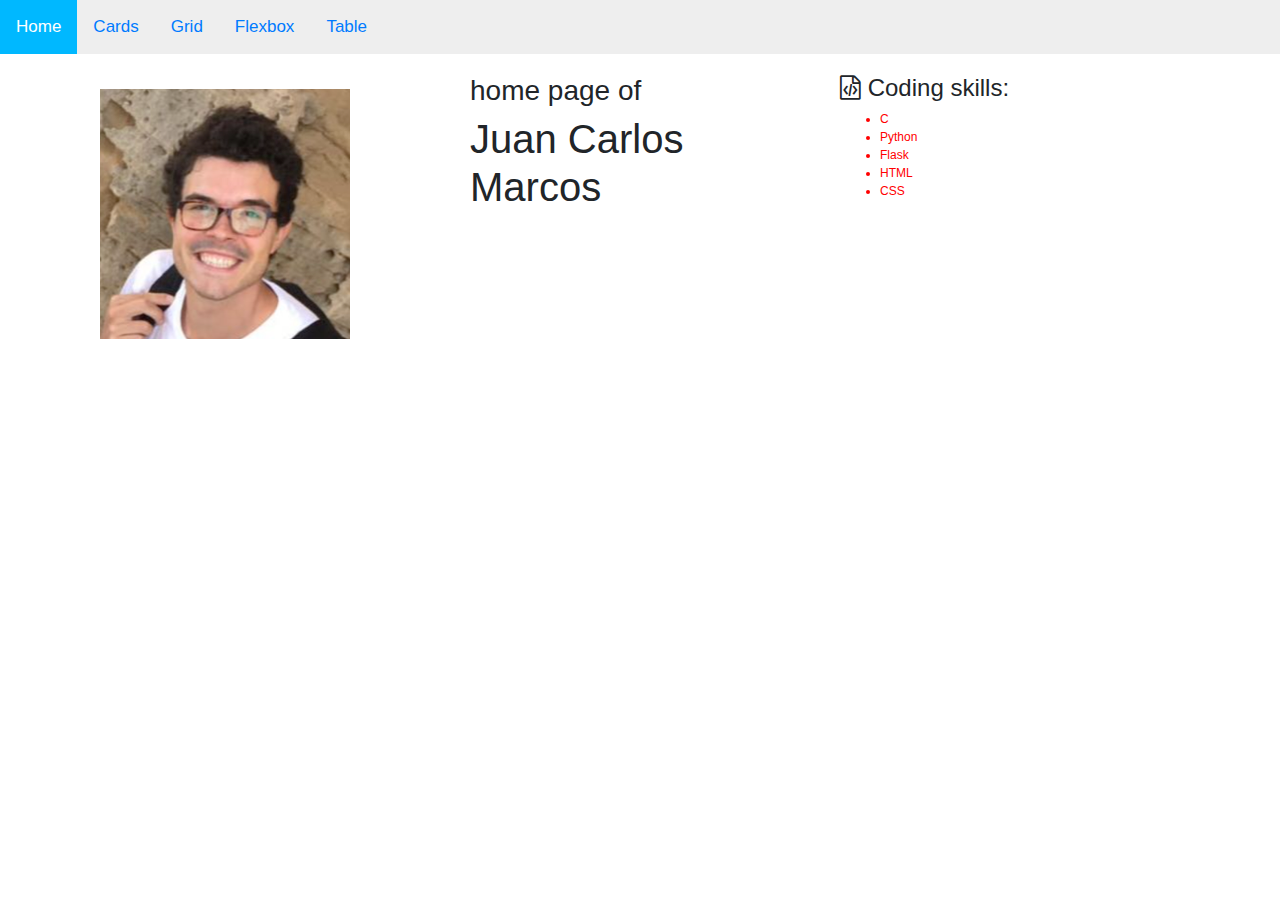
<file: index.html>
<!DOCTYPE html>
<html>
    <head>
        <meta name="viewport" content="width=device-width, initial-scale=1">
        <link href="styles.css" rel="stylesheet">
        <link href="variables.css" rel="stylesheet">
        <link rel="stylesheet" href="https://stackpath.bootstrapcdn.com/bootstrap/4.3.1/css/bootstrap.min.css" integrity="sha384-ggOyR0iXCbMQv3Xipma34MD+dH/1fQ784/j6cY/iJTQUOhcWr7x9JvoRxT2MZw1T" crossorigin="anonymous">
        <link rel="stylesheet" href="https://cdnjs.cloudflare.com/ajax/libs/font-awesome/4.7.0/css/font-awesome.min.css">
        <title>Home</title>
        <script>
          function myFunction() {
            var x = document.getElementById("myTopnav");
            if (x.className === "topnav") {
                x.className += " responsive";
            } else {
                x.className = "topnav";
            }
          }
        </script>

    </head>
    <body>
      <!-- NAV MENU -->
        <div class="topnav" id="myTopnav">
          <a href="index.html" class="active">Home</a>
          <a href="cards.html">Cards</a>
          <a href="grid.html">Grid</a>
          <a href="flexbox.html">Flexbox</a>
          <a href="table.html">Table</a>
          <a href="javascript:void(0);" class="icon" onclick="myFunction()">
            <i class="fa fa-bars"></i>
          </a>
        </div>
      <!-- END OF NAV MENU -->
      <div class="container">
        <div id="homepage">
          <div id="pic" class="col-lg-4 col-sm-12">
            <img src="static/img/foto perfil.png">
          </div>
          <div id="title" class="col-lg-4 col-sm-12">
            <h3>home page of</h3>
            <h1>Juan Carlos Marcos</h1>
          </div>
          <div id="list" class="col-lg-4 col-sm-12">
            <h4>
              <i class="fa fa-file-code-o" aria-hidden="true"></i>
              Coding skills:
            </h4>
            <ul>
              <li>C</li>
              <li>Python</li>
              <li>Flask</li>
              <li>HTML</li>
              <li>CSS</li>
            </ul>
          </div>
        </div>

      </div>
    </body>
</html>
</file>
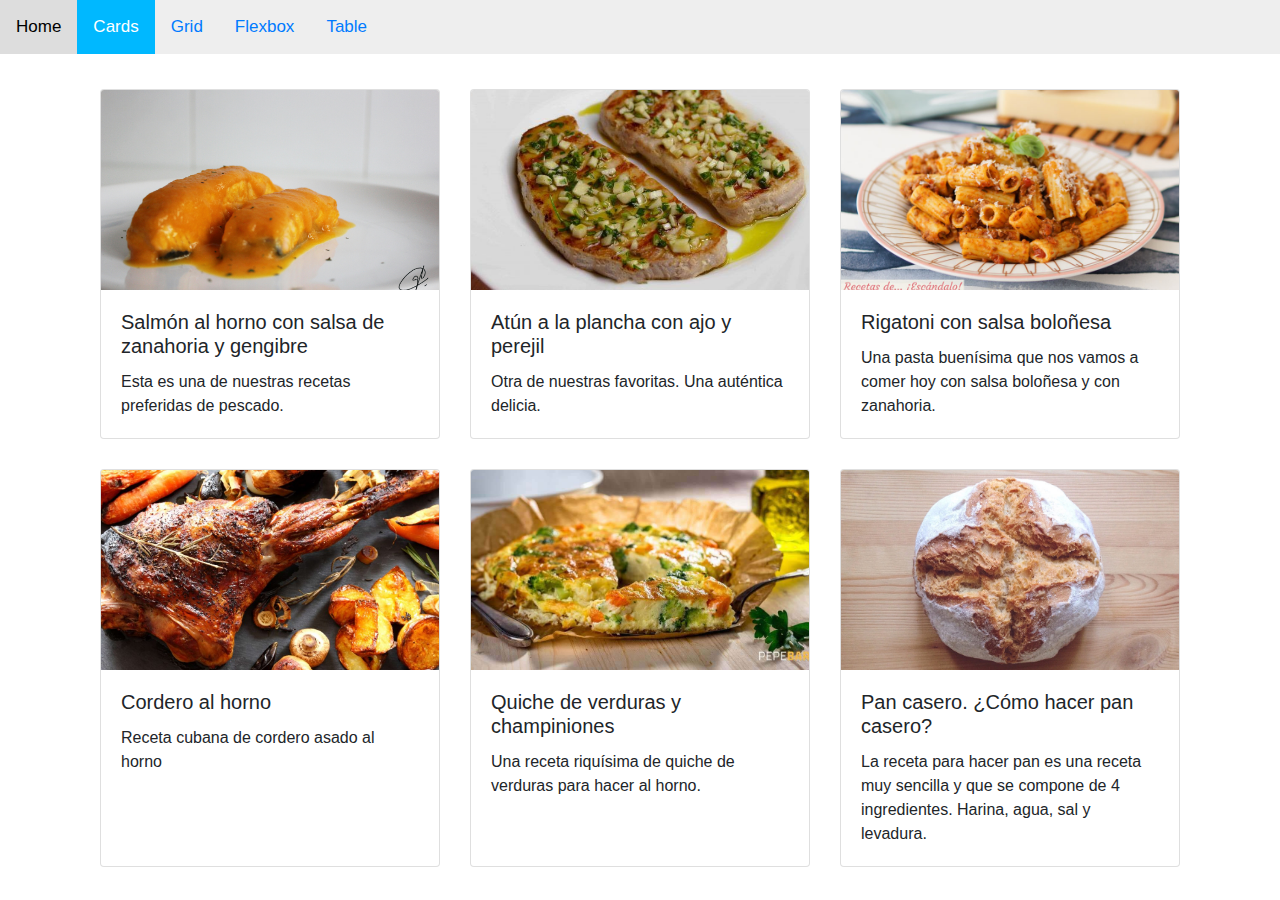
<file: cards.html>
<!DOCTYPE html>
<html>
    <head>
        <meta name="viewport" content="width=device-width, initial-scale=1">
        <link href="styles.css" rel="stylesheet">
        <link rel="stylesheet" href="https://stackpath.bootstrapcdn.com/bootstrap/4.3.1/css/bootstrap.min.css" integrity="sha384-ggOyR0iXCbMQv3Xipma34MD+dH/1fQ784/j6cY/iJTQUOhcWr7x9JvoRxT2MZw1T" crossorigin="anonymous">
        <link rel="stylesheet" href="https://cdnjs.cloudflare.com/ajax/libs/font-awesome/4.7.0/css/font-awesome.min.css">
        <title>Cards</title>
        <script>
          function myFunction() {
            var x = document.getElementById("myTopnav");
            if (x.className === "topnav") {
                x.className += " responsive";
            } else {
                x.className = "topnav";
            }
          }
        </script>

    </head>
    <body>
      <!-- NAV MENU -->
        <div class="topnav" id="myTopnav">
          <a href="index.html">Home</a>
          <a href="cards.html" class="active">Cards</a>
          <a href="grid.html">Grid</a>
          <a href="flexbox.html">Flexbox</a>
          <a href="table.html">Table</a>
          <a href="javascript:void(0);" class="icon" onclick="myFunction()">
            <i class="fa fa-bars"></i>
          </a>
        </div>
      <!-- END OF NAV MENU -->
      <div class="container">
        <div class="card-deck">
          <div class="card">
            <img src="static/img/salmon-zanahoria1.jpg" class="card-img-top" alt="...">
            <div class="card-body">
              <h5 class="card-title">Salmón al horno con salsa de zanahoria y gengibre</h5>
              <p class="card-text">Esta es una de nuestras recetas preferidas de pescado.</p>
            </div>
          </div>
          <div class="card">
            <img src="static/img/atun.jpg" class="card-img-top" alt="...">
            <div class="card-body">
              <h5 class="card-title">Atún a la plancha con ajo y perejil</h5>
              <p class="card-text">Otra de nuestras favoritas. Una auténtica delicia.</p>
            </div>
          </div>
          <div class="card">
            <img src="static/img/Rigatoni-con-salsa-bolonesa.jpg" class="card-img-top" alt="...">
            <div class="card-body">
              <h5 class="card-title">Rigatoni con salsa boloñesa</h5>
              <p class="card-text">Una pasta buenísima que nos vamos a comer hoy con salsa boloñesa y con zanahoria.</p>
            </div>
          </div>
        </div>
        <div class="card-deck">
          <div class="card">
            <img src="static/img/cordero-asado.jpg" class="card-img-top" alt="...">
            <div class="card-body">
              <h5 class="card-title">Cordero al horno</h5>
              <p class="card-text">Receta cubana de cordero asado al horno</p>
            </div>
          </div>
          <div class="card">
            <img src="static/img/quiche-verduras-champinones-2.jpg" class="card-img-top" alt="...">
            <div class="card-body">
              <h5 class="card-title">Quiche de verduras y champiniones</h5>
              <p class="card-text">Una receta riquísima de quiche de verduras para hacer al horno.</p>
            </div>
          </div>
          <div class="card">
            <img src="static/img/pan-casero.jpg" class="card-img-top" alt="...">
            <div class="card-body">
              <h5 class="card-title">Pan casero. ¿Cómo hacer pan casero?</h5>
              <p class="card-text">La receta para hacer pan es una receta muy sencilla y que se compone de 4 ingredientes. Harina, agua, sal y levadura.</p>
            </div>
          </div>
        </div>
      </div>
    </body>
</html>
</file>
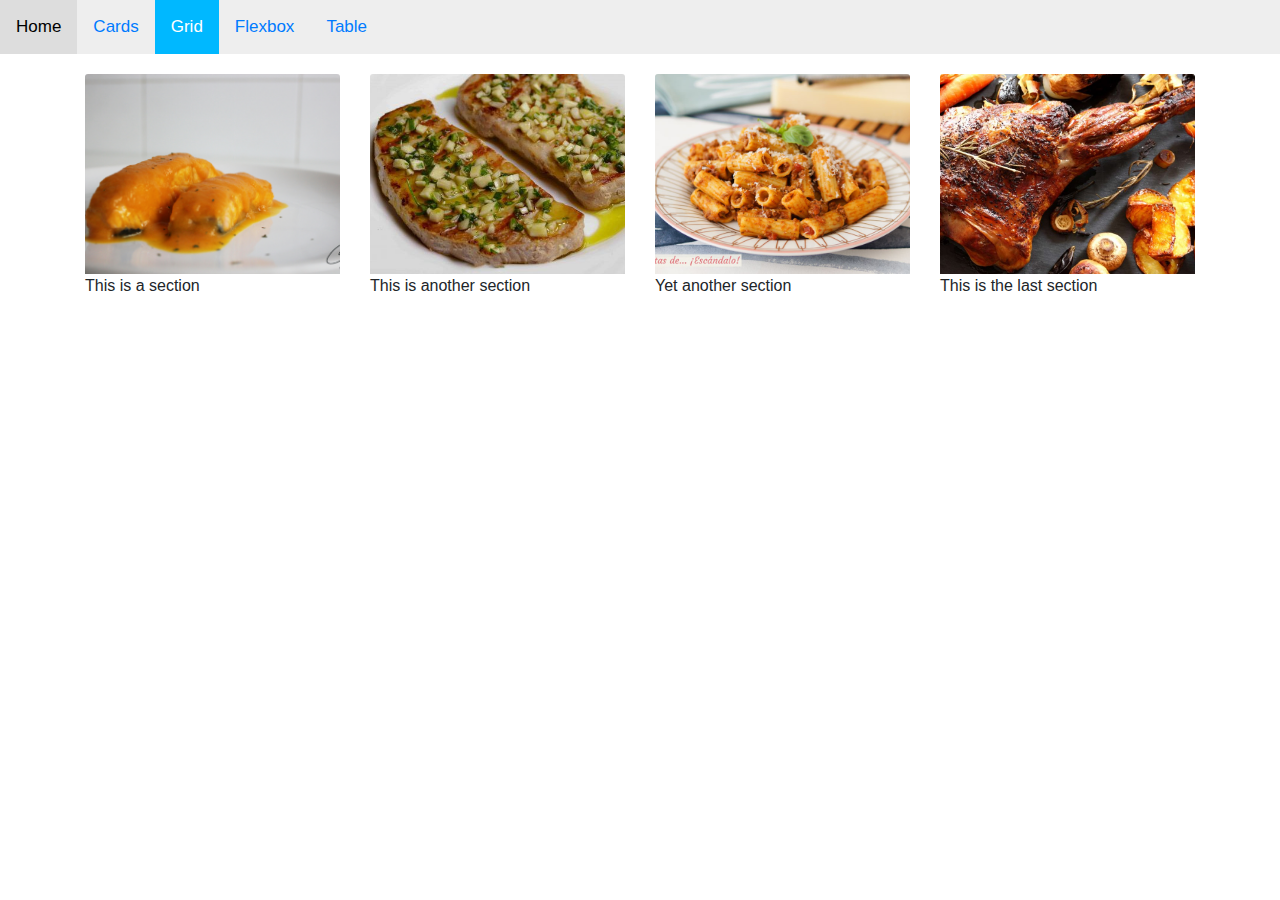
<file: grid.html>
<!DOCTYPE html>
<html>
    <head>
        <meta name="viewport" content="width=device-width, initial-scale=1">
        <link href="styles.css" rel="stylesheet">
        <link rel="stylesheet" href="https://stackpath.bootstrapcdn.com/bootstrap/4.3.1/css/bootstrap.min.css" integrity="sha384-ggOyR0iXCbMQv3Xipma34MD+dH/1fQ784/j6cY/iJTQUOhcWr7x9JvoRxT2MZw1T" crossorigin="anonymous">
        <link rel="stylesheet" href="https://cdnjs.cloudflare.com/ajax/libs/font-awesome/4.7.0/css/font-awesome.min.css">
        <title>Grid</title>
        <script>
          function myFunction() {
            var x = document.getElementById("myTopnav");
            if (x.className === "topnav") {
                x.className += " responsive";
            } else {
                x.className = "topnav";
            }
          }
        </script>

    </head>
    <body>
      <!-- NAV MENU -->
        <div class="topnav" id="myTopnav">
          <a href="index.html">Home</a>
          <a href="cards.html">Cards</a>
          <a href="grid.html" class="active">Grid</a>
          <a href="flexbox.html">Flexbox</a>
          <a href="table.html">Table</a>
          <a href="javascript:void(0);" class="icon" onclick="myFunction()">
            <i class="fa fa-bars"></i>
          </a>
        </div>
      <!-- END OF NAV MENU -->
        <div class="container">
          <div class="row">
            <div class="col-lg-3 col-sm-6">
              <img src="static/img/salmon-zanahoria1.jpg" class="card-img-top" alt="...">
              This is a section
            </div>
            <div class="col-lg-3 col-sm-6">
              <img src="static/img/atun.jpg" class="card-img-top" alt="...">
              This is another section
            </div>
            <div class="col-lg-3 col-sm-6">
              <img src="static/img/Rigatoni-con-salsa-bolonesa.jpg" class="card-img-top" alt="...">
              Yet another section
            </div>
            <div class="col-lg-3 col-sm-6">
              <img src="static/img/cordero-asado.jpg" class="card-img-top" alt="...">
              This is the last section
            </div>
          </div>
        </div>
    </body>
</html>
</file>
<file: styles.css>
.container {
  margin-top: 20px;
}

body {
  min-width: 250px;
  margin: 0;
  font-family: Arial, Helvetica, sans-serif;
}

#home-table {
  display: grid;
  grid-template-columns: auto auto auto;
  justify-items: center;
  justify-content: space-between;
  padding: 15px;
}

#flexbox, #homepage {
  display: flex;
  flex-wrap: wrap;
}

#flexbox > div {
  background-color: lightgreen;
  text-align: center;
  font-size: 20px;
  margin: 20px;
  padding: 20px;
  width: 200px;
}

#pic {
  padding: 15px;
}

/* NAV MENU STYLING*/
.topnav {
  overflow: hidden;
  background-color: #eee;
}

.topnav a {
  float: left;
  display: block;
  color: #black;
  padding: 14px 16px;
  text-decoration: none;
  font-size: 17px
}

.topnav a:hover {
  background-color: #ddd;
  color: black;
  text-decoration: none;
}

.topnav a.active {
  background-color: #00b8ff;
  color: white;
}

.topnav .icon {
  display: none;
}

@media screen and (max-width: 600px) {
  .topnav a:not(:first-child) {display: none;}
  .topnav a.icon {
    float: right;
    display: block;
  }
}

@media screen and (max-width: 600px) {
  .topnav.responsive {position: relative;}
  .topnav.responsive .icon {
    position: absolute;
    right: 0;
    top: 0;
  }
  .topnav.responsive a {
    float: none;
    display: block;
    text-align: left;
  }
}
/* END NAV MENU STYLING*/

/* CARDS STYLING */
.card-img-top {
  height: 200px;
  object-fit: cover;
}

.card-deck {
  padding: 15px;
}

/* TABLE STYLING */
table {
  margin: 20px;
  padding: 20px;
  border-collapse: collapse;
  width: 100%;
}
</file>
<file: variables.css>
ul li {
  font-size: 12px;
  color: red;
}

#flexbox > div.odd, #flexbox > div.even {
  font-faminly: helverica;
  font-weight: bold;
  padding: 20px;
}

#flexbox > div.even {
  background-color: lightgreen;
}

#flexbox > div.odd {
  background-color: cyan;
}

/*# sourceMappingURL=variables.css.map */
</file>
